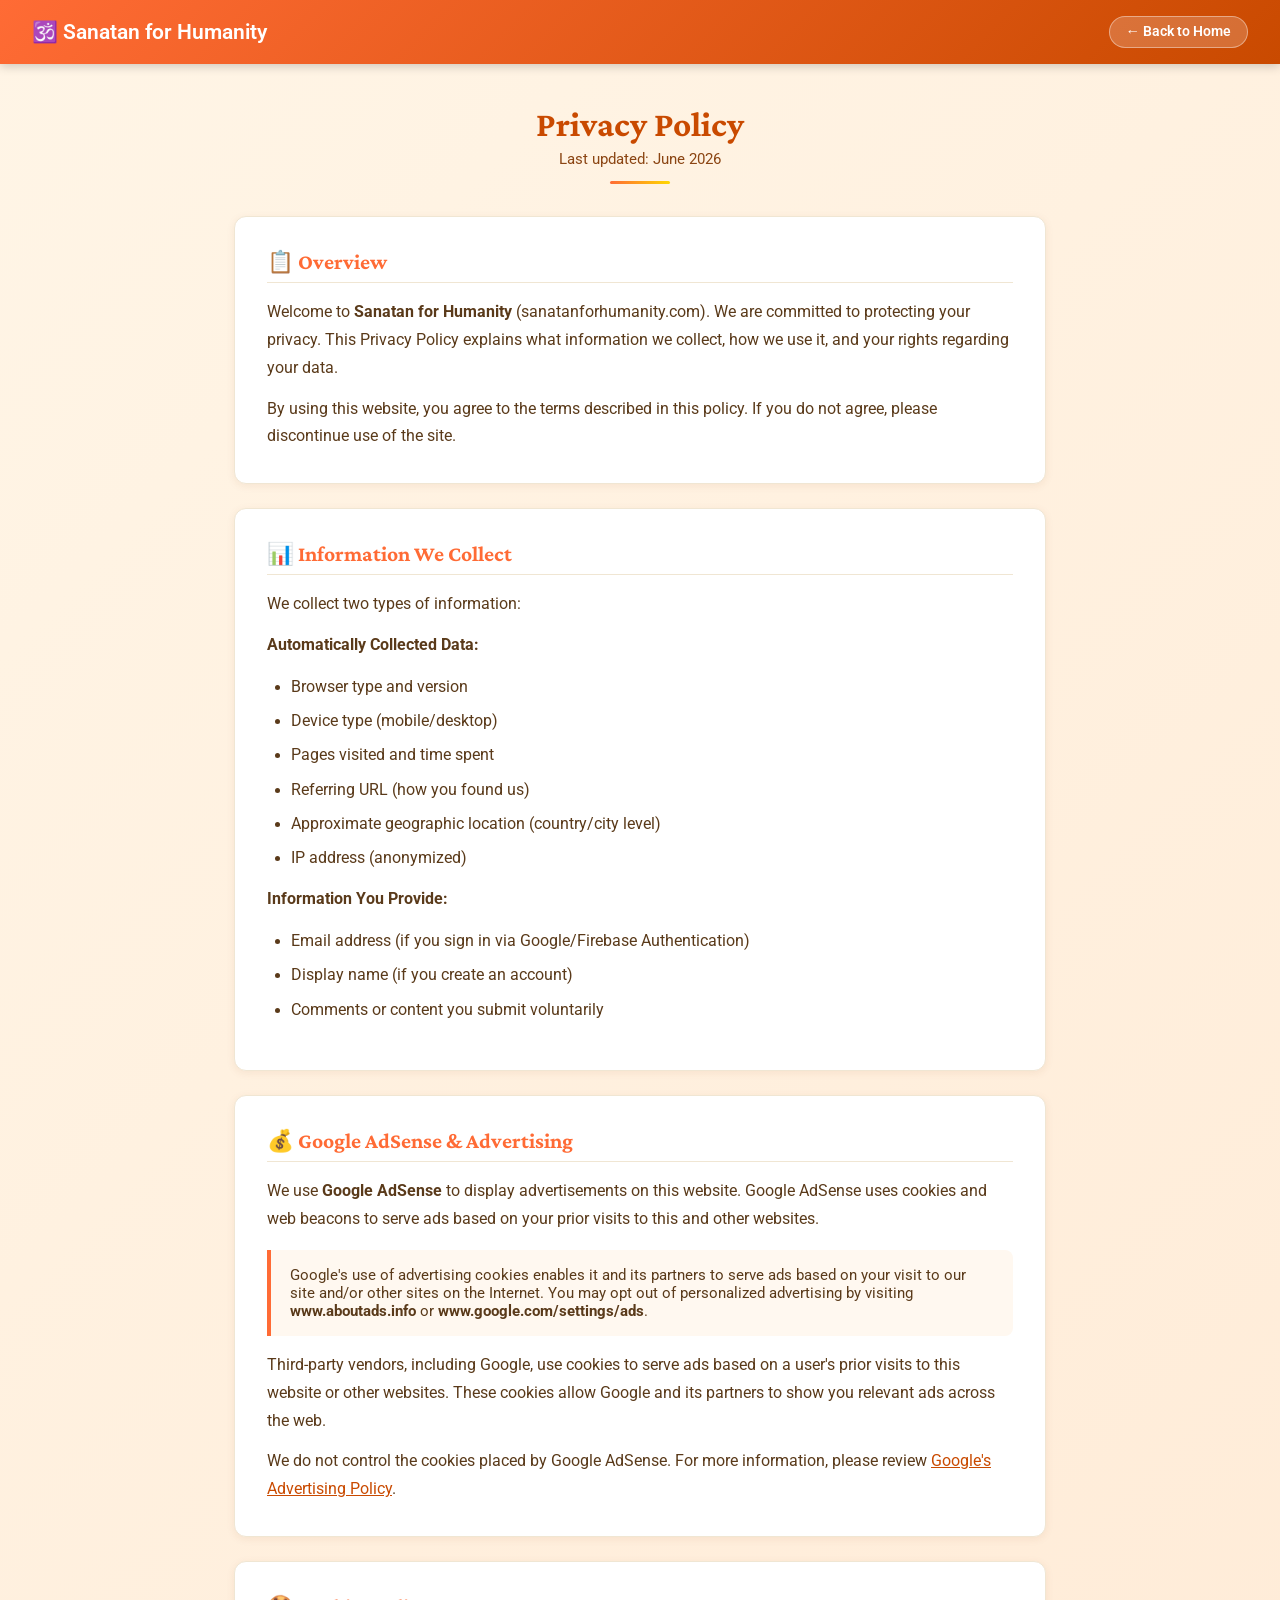
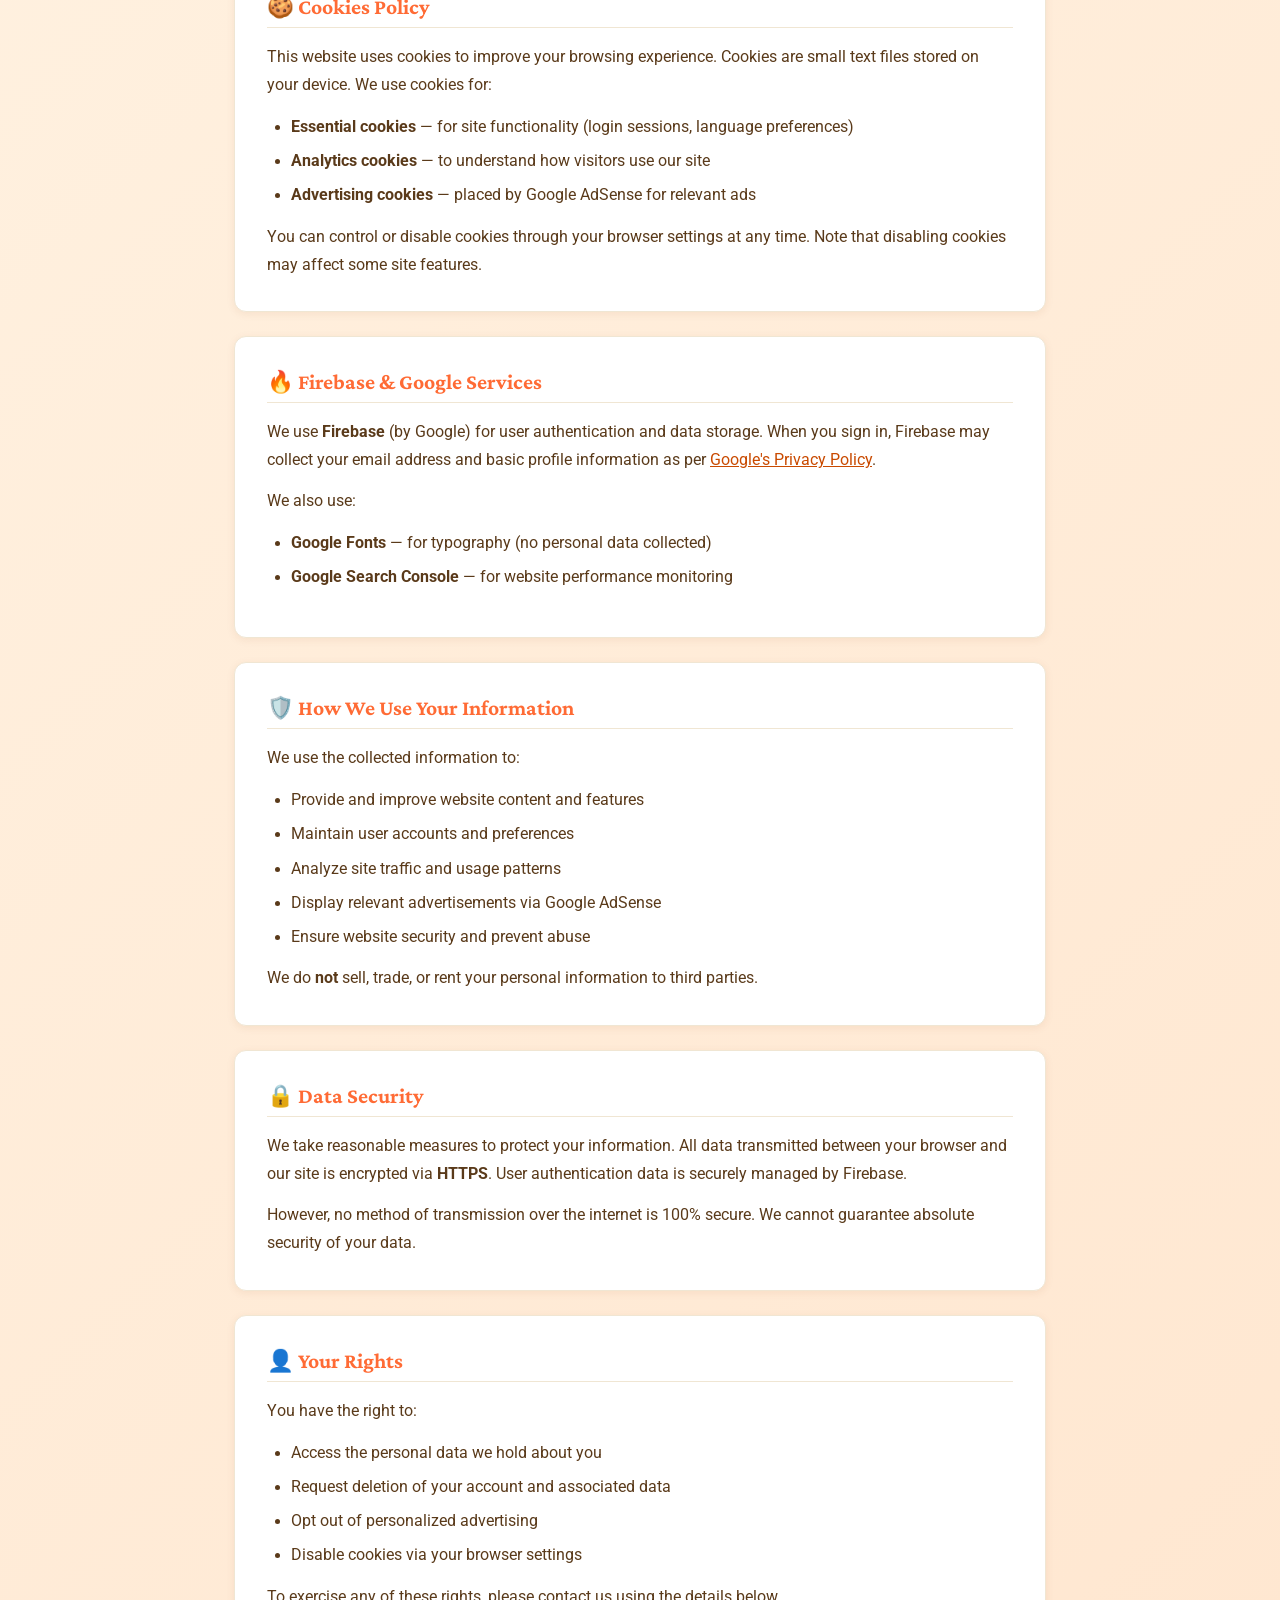
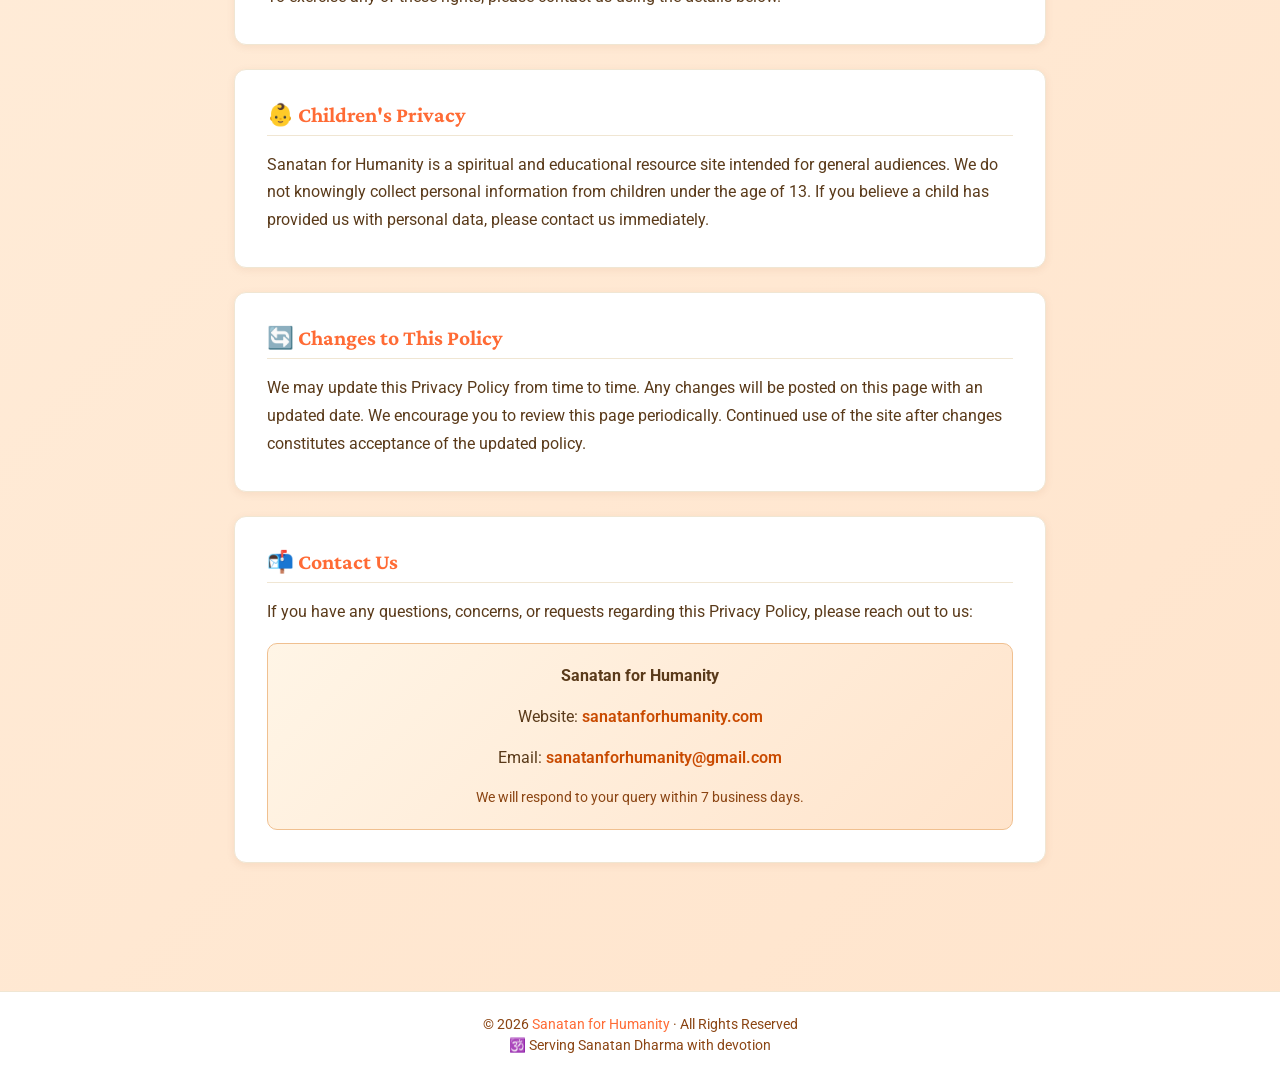
<file: privacy-policy.html>
<!DOCTYPE html>
<html lang="en">
<head>
    <meta charset="UTF-8">
    <meta name="viewport" content="width=device-width, initial-scale=1.0">
    <title>Privacy Policy - Sanatan for Humanity</title>
    <link rel="icon" type="image/svg+xml" href="sanatanforhumanity_logo_saffron.svg">
    <link href="https://fonts.googleapis.com/css2?family=Crimson+Pro:wght@400;600&family=Roboto:wght@400;500&display=swap" rel="stylesheet">
    <style>
        * { margin: 0; padding: 0; box-sizing: border-box; }

        body {
            font-family: 'Roboto', sans-serif;
            background: linear-gradient(135deg, #fff5e6 0%, #ffe4cc 100%);
            color: #4a2c0f;
            min-height: 100vh;
        }

        header {
            background: linear-gradient(135deg, #ff6b35 0%, #c94a00 100%);
            padding: 1rem 2rem;
            display: flex;
            align-items: center;
            justify-content: space-between;
            box-shadow: 0 2px 10px rgba(0,0,0,0.2);
        }

        header a {
            color: white;
            text-decoration: none;
            font-size: 1.3rem;
            font-weight: 600;
            display: flex;
            align-items: center;
            gap: 0.5rem;
        }

        header a:hover { opacity: 0.85; }

        .back-btn {
            background: rgba(255,255,255,0.2);
            border: 1px solid rgba(255,255,255,0.4);
            color: white;
            padding: 0.4rem 1rem;
            border-radius: 20px;
            text-decoration: none;
            font-size: 0.9rem;
            transition: background 0.2s;
        }
        .back-btn:hover { background: rgba(255,255,255,0.3); }

        .container {
            max-width: 860px;
            margin: 2.5rem auto;
            padding: 0 1.5rem 4rem;
        }

        .page-title {
            text-align: center;
            margin-bottom: 2rem;
        }

        .page-title h1 {
            font-family: 'Crimson Pro', serif;
            font-size: 2.2rem;
            color: #c94a00;
            margin-bottom: 0.4rem;
        }

        .page-title p {
            color: #8b4513;
            font-size: 0.95rem;
        }

        .divider {
            width: 60px;
            height: 3px;
            background: linear-gradient(90deg, #ff6b35, #ffd700);
            margin: 0.8rem auto 0;
            border-radius: 2px;
        }

        .card {
            background: white;
            border-radius: 12px;
            padding: 2rem;
            margin-bottom: 1.5rem;
            border: 1px solid #f0e6d3;
            box-shadow: 0 2px 8px rgba(139,69,19,0.08);
        }

        .card h2 {
            font-family: 'Crimson Pro', serif;
            font-size: 1.35rem;
            color: #ff6b35;
            margin-bottom: 1rem;
            padding-bottom: 0.5rem;
            border-bottom: 1px solid #f0e6d3;
            display: flex;
            align-items: center;
            gap: 0.5rem;
        }

        .card p {
            line-height: 1.8;
            color: #5a3a1a;
            margin-bottom: 0.8rem;
            font-size: 0.97rem;
        }

        .card p:last-child { margin-bottom: 0; }

        .card ul {
            margin: 0.5rem 0 0.8rem 1.5rem;
            line-height: 1.9;
            color: #5a3a1a;
            font-size: 0.97rem;
        }

        .card ul li { margin-bottom: 0.3rem; }

        .highlight-box {
            background: #fff8f0;
            border-left: 4px solid #ff6b35;
            border-radius: 0 8px 8px 0;
            padding: 1rem 1.2rem;
            margin: 1rem 0;
            font-size: 0.95rem;
            color: #5a3a1a;
        }

        .contact-box {
            background: linear-gradient(135deg, #fff5e6, #ffe4cc);
            border: 1px solid #f0c090;
            border-radius: 10px;
            padding: 1.2rem 1.5rem;
            text-align: center;
            margin-top: 1rem;
        }

        .contact-box a {
            color: #c94a00;
            font-weight: 600;
            text-decoration: none;
        }

        .contact-box a:hover { text-decoration: underline; }

        footer {
            text-align: center;
            padding: 1.5rem;
            color: #8b4513;
            font-size: 0.85rem;
            border-top: 1px solid #f0e6d3;
            background: white;
        }

        footer a {
            color: #ff6b35;
            text-decoration: none;
        }
    </style>
</head>
<body>

<header>
    <a href="https://sanatanforhumanity.com/">
        🕉️ Sanatan for Humanity
    </a>
    <a href="https://sanatanforhumanity.com/" class="back-btn">← Back to Home</a>
</header>

<div class="container">

    <div class="page-title">
        <h1>Privacy Policy</h1>
        <p>Last updated: June 2026</p>
        <div class="divider"></div>
    </div>

    <div class="card">
        <h2>📋 Overview</h2>
        <p>Welcome to <strong>Sanatan for Humanity</strong> (sanatanforhumanity.com). We are committed to protecting your privacy. This Privacy Policy explains what information we collect, how we use it, and your rights regarding your data.</p>
        <p>By using this website, you agree to the terms described in this policy. If you do not agree, please discontinue use of the site.</p>
    </div>

    <div class="card">
        <h2>📊 Information We Collect</h2>
        <p>We collect two types of information:</p>
        <p><strong>Automatically Collected Data:</strong></p>
        <ul>
            <li>Browser type and version</li>
            <li>Device type (mobile/desktop)</li>
            <li>Pages visited and time spent</li>
            <li>Referring URL (how you found us)</li>
            <li>Approximate geographic location (country/city level)</li>
            <li>IP address (anonymized)</li>
        </ul>
        <p><strong>Information You Provide:</strong></p>
        <ul>
            <li>Email address (if you sign in via Google/Firebase Authentication)</li>
            <li>Display name (if you create an account)</li>
            <li>Comments or content you submit voluntarily</li>
        </ul>
    </div>

    <div class="card">
        <h2>💰 Google AdSense & Advertising</h2>
        <p>We use <strong>Google AdSense</strong> to display advertisements on this website. Google AdSense uses cookies and web beacons to serve ads based on your prior visits to this and other websites.</p>
        <div class="highlight-box">
            Google's use of advertising cookies enables it and its partners to serve ads based on your visit to our site and/or other sites on the Internet. You may opt out of personalized advertising by visiting <strong>www.aboutads.info</strong> or <strong>www.google.com/settings/ads</strong>.
        </div>
        <p>Third-party vendors, including Google, use cookies to serve ads based on a user's prior visits to this website or other websites. These cookies allow Google and its partners to show you relevant ads across the web.</p>
        <p>We do not control the cookies placed by Google AdSense. For more information, please review <a href="https://policies.google.com/technologies/ads" target="_blank" style="color:#c94a00;">Google's Advertising Policy</a>.</p>
    </div>

    <div class="card">
        <h2>🍪 Cookies Policy</h2>
        <p>This website uses cookies to improve your browsing experience. Cookies are small text files stored on your device. We use cookies for:</p>
        <ul>
            <li><strong>Essential cookies</strong> — for site functionality (login sessions, language preferences)</li>
            <li><strong>Analytics cookies</strong> — to understand how visitors use our site</li>
            <li><strong>Advertising cookies</strong> — placed by Google AdSense for relevant ads</li>
        </ul>
        <p>You can control or disable cookies through your browser settings at any time. Note that disabling cookies may affect some site features.</p>
    </div>

    <div class="card">
        <h2>🔥 Firebase & Google Services</h2>
        <p>We use <strong>Firebase</strong> (by Google) for user authentication and data storage. When you sign in, Firebase may collect your email address and basic profile information as per <a href="https://firebase.google.com/support/privacy" target="_blank" style="color:#c94a00;">Google's Privacy Policy</a>.</p>
        <p>We also use:</p>
        <ul>
            <li><strong>Google Fonts</strong> — for typography (no personal data collected)</li>
            <li><strong>Google Search Console</strong> — for website performance monitoring</li>
        </ul>
    </div>

    <div class="card">
        <h2>🛡️ How We Use Your Information</h2>
        <p>We use the collected information to:</p>
        <ul>
            <li>Provide and improve website content and features</li>
            <li>Maintain user accounts and preferences</li>
            <li>Analyze site traffic and usage patterns</li>
            <li>Display relevant advertisements via Google AdSense</li>
            <li>Ensure website security and prevent abuse</li>
        </ul>
        <p>We do <strong>not</strong> sell, trade, or rent your personal information to third parties.</p>
    </div>

    <div class="card">
        <h2>🔒 Data Security</h2>
        <p>We take reasonable measures to protect your information. All data transmitted between your browser and our site is encrypted via <strong>HTTPS</strong>. User authentication data is securely managed by Firebase.</p>
        <p>However, no method of transmission over the internet is 100% secure. We cannot guarantee absolute security of your data.</p>
    </div>

    <div class="card">
        <h2>👤 Your Rights</h2>
        <p>You have the right to:</p>
        <ul>
            <li>Access the personal data we hold about you</li>
            <li>Request deletion of your account and associated data</li>
            <li>Opt out of personalized advertising</li>
            <li>Disable cookies via your browser settings</li>
        </ul>
        <p>To exercise any of these rights, please contact us using the details below.</p>
    </div>

    <div class="card">
        <h2>👶 Children's Privacy</h2>
        <p>Sanatan for Humanity is a spiritual and educational resource site intended for general audiences. We do not knowingly collect personal information from children under the age of 13. If you believe a child has provided us with personal data, please contact us immediately.</p>
    </div>

    <div class="card">
        <h2>🔄 Changes to This Policy</h2>
        <p>We may update this Privacy Policy from time to time. Any changes will be posted on this page with an updated date. We encourage you to review this page periodically. Continued use of the site after changes constitutes acceptance of the updated policy.</p>
    </div>

    <div class="card">
        <h2>📬 Contact Us</h2>
        <p>If you have any questions, concerns, or requests regarding this Privacy Policy, please reach out to us:</p>
        <div class="contact-box">
            <p><strong>Sanatan for Humanity</strong></p>
            <p>Website: <a href="https://sanatanforhumanity.com">sanatanforhumanity.com</a></p>
            <p>Email: <a href="mailto:sanatanforhumanity@gmail.com">sanatanforhumanity@gmail.com</a></p>
            <p style="margin-top:0.5rem; font-size:0.85rem; color:#8b4513;">We will respond to your query within 7 business days.</p>
        </div>
    </div>

</div>

<footer>
    <p>© 2026 <a href="https://sanatanforhumanity.com">Sanatan for Humanity</a> · All Rights Reserved</p>
    <p style="margin-top:0.3rem;">🕉️ Serving Sanatan Dharma with devotion</p>
</footer>

</body>
</html>
</file>
